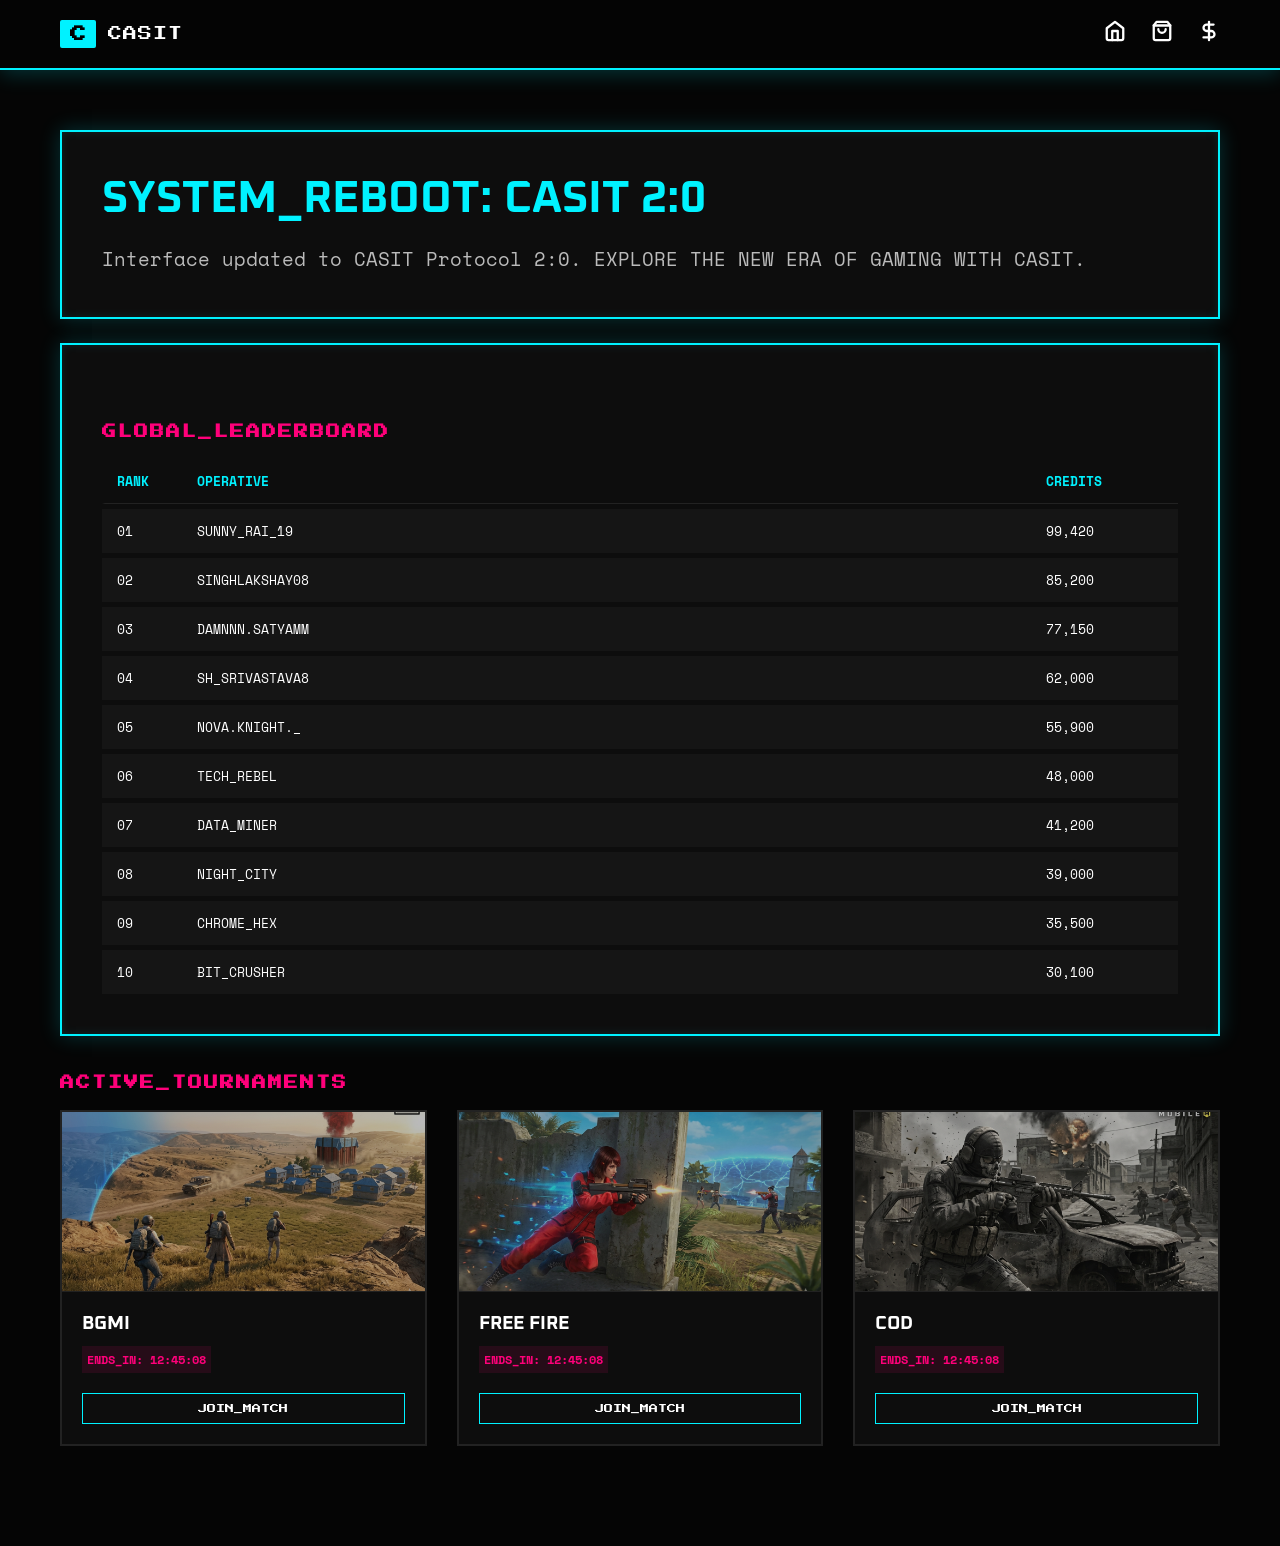
<file: index.html>
<!doctype html>
<html lang="en">
  <head>
    <meta charset="UTF-8" />
    <meta name="viewport" content="width=device-width, initial-scale=1.0" />
    <title>CASIT | Terminal Interface</title>
    <link
      href="https://fonts.googleapis.com/css2?family=Press+Start+2P&family=Space+Mono:wght@400;700&family=Oxanium:wght@400;700&display=swap"
      rel="stylesheet"
    />
    <link rel="stylesheet" href="style.css" />
  </head>
  <body>
    <nav class="navbar">
      <div class="container nav-wrapper">
        <div class="logo">
          <div class="logo-box">C</div>
          <span class="logo-text">CASIT</span>
        </div>

        <div class="nav-icons-group">
          <a href="index.html" class="nav-icon-btn active-nav">
            <svg
              xmlns="http://www.w3.org/2000/svg"
              width="22"
              height="22"
              viewBox="0 0 24 24"
              fill="none"
              stroke="currentColor"
              stroke-width="2.5"
              stroke-linecap="round"
              stroke-linejoin="round"
            >
              <path d="m3 9 9-7 9 7v11a2 2 0 0 1-2 2H5a2 2 0 0 1-2-2z" />
              <polyline points="9 22 9 12 15 12 15 22" />
            </svg>
          </a>

          <a href="store.html" class="nav-icon-btn active-nav">
            <svg
              xmlns="http://www.w3.org/2000/svg"
              width="22"
              height="22"
              viewBox="0 0 24 24"
              fill="none"
              stroke="currentColor"
              stroke-width="2.5"
              stroke-linecap="round"
              stroke-linejoin="round"
            >
              <path d="M6 2 3 6v14a2 2 0 0 0 2 2h14a2 2 0 0 0 2-2V6l-3-4Z" />
              <path d="M3 6h18" />
              <path d="M16 10a4 4 0 0 1-8 0" />
            </svg>
          </a>

          <a href="wallet.html" class="nav-icon-btn active-nav">
            <svg
              xmlns="http://www.w3.org/2000/svg"
              width="22"
              height="22"
              viewBox="0 0 24 24"
              fill="none"
              stroke="currentColor"
              stroke-width="2.5"
              stroke-linecap="round"
              stroke-linejoin="round"
            >
              <line x1="12" x2="12" y1="2" y2="22"></line>
              <path
                d="M17 5H9.5a3.5 3.5 0 0 0 0 7h5a3.5 3.5 0 0 1 0 7H6"
              ></path>
            </svg>
          </a>
        </div>
      </div>
    </nav>

    <main class="container">
      <section class="info-section">
        <div class="cyber-box">
          <h2 class="responsive-header">SYSTEM_REBOOT: CASIT 2:0</h2>
          <p class="responsive-text">
            Interface updated to CASIT Protocol 2:0. EXPLORE THE NEW ERA OF
            GAMING WITH CASIT.
          </p>
        </div>
      </section>
      <br />
      <section class="leaderboard-section">
        <div class="cyber-box">
          <h2 class="section-title">GLOBAL_LEADERBOARD</h2>
          <div class="leaderboard-table">
            <div class="lb-row lb-header">
              <span>RANK</span>
              <span>OPERATIVE</span>
              <span>CREDITS</span>
            </div>
            <div class="lb-row">
              <span>01</span><span>SUNNY_RAI_19</span><span>99,420</span>
            </div>
            <div class="lb-row">
              <span>02</span><span>SINGHLAKSHAY08</span><span>85,200</span>
            </div>
            <div class="lb-row">
              <span>03</span><span>DAMNNN.SATYAMM</span><span>77,150</span>
            </div>
            <div class="lb-row">
              <span>04</span><span>SH_SRIVASTAVA8</span><span>62,000</span>
            </div>
            <div class="lb-row">
              <span>05</span><span>NOVA.KNIGHT._</span><span>55,900</span>
            </div>
            <div class="lb-row">
              <span>06</span><span>TECH_REBEL</span><span>48,000</span>
            </div>
            <div class="lb-row">
              <span>07</span><span>DATA_MINER</span><span>41,200</span>
            </div>
            <div class="lb-row">
              <span>08</span><span>NIGHT_CITY</span><span>39,000</span>
            </div>
            <div class="lb-row">
              <span>09</span><span>CHROME_HEX</span><span>35,500</span>
            </div>
            <div class="lb-row">
              <span>10</span><span>BIT_CRUSHER</span><span>30,100</span>
            </div>
          </div>
        </div>
      </section>

      <section class="tournament-section">
        <h2 class="section-title">ACTIVE_TOURNAMENTS</h2>
        <div class="tournament-grid">
          <div class="t-card">
            <div class="t-image-holder">
              <img
                src="img/bgmi.png"
                alt="Neon Strike Tournament"
                class="tournament-img"
              />
            </div>
            <div class="t-content">
              <h3>BGMI</h3>
              <div class="t-timer">ENDS_IN: 12:45:08</div>
              <button class="join-btn">
                <a href="members.html">JOIN_MATCH</a>
              </button>
            </div>
          </div>

          <div class="t-card">
            <div class="t-image-holder">
              <img
                src="img/ff.png"
                alt="Neon Strike Tournament"
                class="tournament-img"
              />
            </div>
            <div class="t-content">
              <h3>FREE FIRE</h3>
              <div class="t-timer">ENDS_IN: 12:45:08</div>
              <button class="join-btn">
                <a href="members.html">JOIN_MATCH</a>
              </button>
            </div>
          </div>

          <div class="t-card">
            <div class="t-image-holder">
              <img
                src="img/cod.png"
                alt="Neon Strike Tournament"
                class="tournament-img"
              />
            </div>
            <div class="t-content">
              <h3>COD</h3>
              <div class="t-timer">ENDS_IN: 12:45:08</div>
              <button class="join-btn">
                <a href="members.html">JOIN_MATCH</a>
              </button>
            </div>
          </div>
        </div>
      </section>
    </main>
  </body>
</html>
</file>
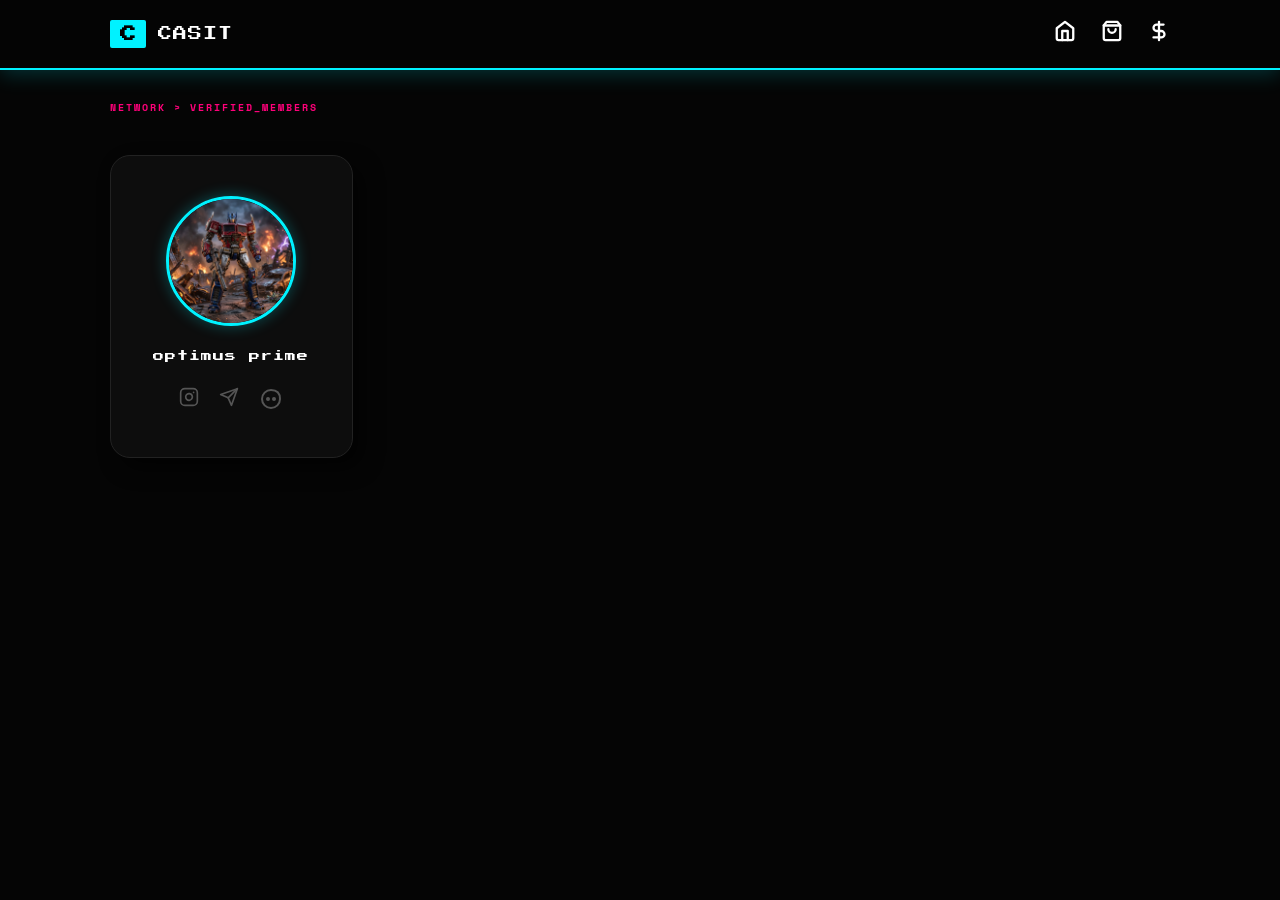
<file: members.html>
<!DOCTYPE html>
<html lang="en">
<head>
    <meta charset="UTF-8">
    <meta name="viewport" content="width=device-width, initial-scale=1.0">
    <title>CASIT | Member Directory</title>
    <link href="https://fonts.googleapis.com/css2?family=Press+Start+2P&family=Space+Mono:wght@400;700&family=Oxanium:wght@400;700&display=swap" rel="stylesheet">
    <link rel="stylesheet" href="members-style.css">
</head>
<body>

    <nav class="navbar">
        <div class="container nav-wrapper">
            <div class="logo">
                <div class="logo-box">C</div>
                <span class="logo-text">CASIT</span>
            </div>

            <div class="nav-icons-group">
                    <a href="index.html" class="nav-icon-btn active-nav">
                    <svg xmlns="http://www.w3.org/2000/svg" width="22" height="22" viewBox="0 0 24 24" fill="none" stroke="currentColor" stroke-width="2.5" stroke-linecap="round" stroke-linejoin="round"><path d="m3 9 9-7 9 7v11a2 2 0 0 1-2 2H5a2 2 0 0 1-2-2z"/><polyline points="9 22 9 12 15 12 15 22"/></svg>
                    </a>

                    <a href="store.html" class="nav-icon-btn active-nav">                    
                    <svg xmlns="http://www.w3.org/2000/svg" width="22" height="22" viewBox="0 0 24 24" fill="none" stroke="currentColor" stroke-width="2.5" stroke-linecap="round" stroke-linejoin="round"><path d="M6 2 3 6v14a2 2 0 0 0 2 2h14a2 2 0 0 0 2-2V6l-3-4Z"/><path d="M3 6h18"/><path d="M16 10a4 4 0 0 1-8 0"/></svg>
                    </a>

                    <a href="wallet.html" class="nav-icon-btn active-nav">
                    <svg xmlns="http://www.w3.org/2000/svg" width="22" height="22" viewBox="0 0 24 24" fill="none" stroke="currentColor" stroke-width="2.5" stroke-linecap="round" stroke-linejoin="round"><line x1="12" x2="12" y1="2" y2="22"></line><path d="M17 5H9.5a3.5 3.5 0 0 0 0 7h5a3.5 3.5 0 0 1 0 7H6"></path></svg>
                    </a>
                </div>
        </div>
    </nav>

    <main class="container">
        <div class="breadcrumb">NETWORK > VERIFIED_MEMBERS</div>

        <div class="members-grid">
            <div class="profile-card">
                <div class="image-frame">
                    <img src="img/transformers.png" alt="Profile">
                </div>
                <div class="name-tag">optimus prime</div>
                <div class="social-links">
                    <a href="#"><svg xmlns="http://www.w3.org/2000/svg" width="20" height="20" viewBox="0 0 24 24" fill="none" stroke="currentColor" stroke-width="2" stroke-linecap="round" stroke-linejoin="round"><rect x="2" y="2" width="20" height="20" rx="5" ry="5"></rect><path d="M16 11.37A4 4 0 1 1 12.63 8 4 4 0 0 1 16 11.37z"></path><line x1="17.5" y1="6.5" x2="17.51" y2="6.5"></line></svg></a>
                    <a href="#"><svg xmlns="http://www.w3.org/2000/svg" width="20" height="20" viewBox="0 0 24 24" fill="none" stroke="currentColor" stroke-width="2" stroke-linecap="round" stroke-linejoin="round"><path d="m22 2-7 20-4-9-9-4Z"></path><path d="M22 2 11 13"></path></svg></a>
                    <a href="#"><svg xmlns="http://www.w3.org/2000/svg" width="24" height="24" viewBox="0 0 24 24" fill="none" stroke="currentColor" stroke-width="2" stroke-linecap="round" stroke-linejoin="round"><circle cx="9" cy="12" r="1"></circle><circle cx="15" cy="12" r="1"></circle><path d="M21 12a9 9 0 1 1-9-9c4.56 0 9 2.09 9 9Z"></path></svg></a>
                </div>
            </div>

        </div>
    </main>

</body>
</html>
</file>
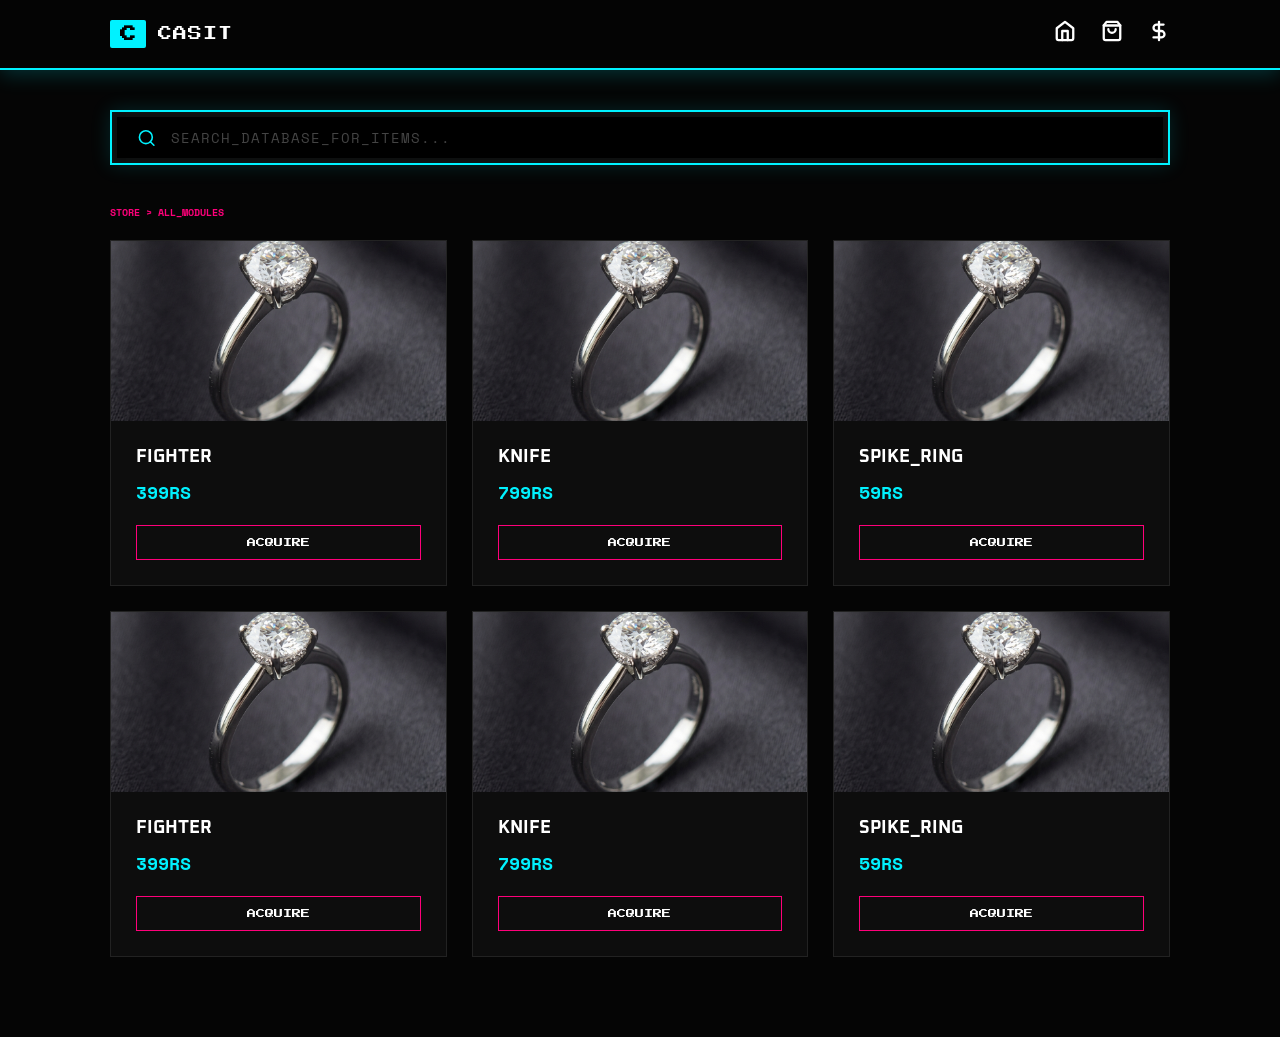
<file: store.html>
<!doctype html>
<html lang="en">
  <head>
    <meta charset="UTF-8" />
    <meta name="viewport" content="width=device-width, initial-scale=1.0" />
    <title>CASIT | Black Market Store</title>
    <link
      href="https://fonts.googleapis.com/css2?family=Press+Start+2P&family=Space+Mono:wght@400;700&family=Oxanium:wght@400;700&display=swap"
      rel="stylesheet"
    />
    <link rel="stylesheet" href="store-style.css" />
  </head>
  <body>
    <nav class="navbar">
      <div class="container nav-wrapper">
        <div class="logo">
          <div class="logo-box">C</div>
          <span class="logo-text">CASIT</span>
        </div>

        <div class="nav-icons-group">
          <a href="index.html" class="nav-icon-btn active-nav">
            <svg
              xmlns="http://www.w3.org/2000/svg"
              width="22"
              height="22"
              viewBox="0 0 24 24"
              fill="none"
              stroke="currentColor"
              stroke-width="2.5"
              stroke-linecap="round"
              stroke-linejoin="round"
            >
              <path d="m3 9 9-7 9 7v11a2 2 0 0 1-2 2H5a2 2 0 0 1-2-2z" />
              <polyline points="9 22 9 12 15 12 15 22" />
            </svg>
          </a>

          <a href="store.html" class="nav-icon-btn active-nav">
            <svg
              xmlns="http://www.w3.org/2000/svg"
              width="22"
              height="22"
              viewBox="0 0 24 24"
              fill="none"
              stroke="currentColor"
              stroke-width="2.5"
              stroke-linecap="round"
              stroke-linejoin="round"
            >
              <path d="M6 2 3 6v14a2 2 0 0 0 2 2h14a2 2 0 0 0 2-2V6l-3-4Z" />
              <path d="M3 6h18" />
              <path d="M16 10a4 4 0 0 1-8 0" />
            </svg>
          </a>

          <a href="wallet.html" class="nav-icon-btn active-nav">
            <svg
              xmlns="http://www.w3.org/2000/svg"
              width="22"
              height="22"
              viewBox="0 0 24 24"
              fill="none"
              stroke="currentColor"
              stroke-width="2.5"
              stroke-linecap="round"
              stroke-linejoin="round"
            >
              <line x1="12" x2="12" y1="2" y2="22"></line>
              <path
                d="M17 5H9.5a3.5 3.5 0 0 0 0 7h5a3.5 3.5 0 0 1 0 7H6"
              ></path>
            </svg>
          </a>
        </div>
      </div>
    </nav>

    <main class="container store-container">
      <section class="search-section">
        <div class="search-box">
          <div class="search-inner">
            <svg
              class="search-icon"
              xmlns="http://www.w3.org/2000/svg"
              width="20"
              height="20"
              viewBox="0 0 24 24"
              fill="none"
              stroke="currentColor"
              stroke-width="2"
              stroke-linecap="round"
              stroke-linejoin="round"
            >
              <circle cx="11" cy="11" r="8"></circle>
              <line x1="21" y1="21" x2="16.65" y2="16.65"></line>
            </svg>
            <input
              type="text"
              id="productSearch"
              placeholder="SEARCH_DATABASE_FOR_ITEMS..."
              onkeyup="filterProducts()"
            />
          </div>
        </div>
      </section>

      <section class="store-content">
        <div class="breadcrumb">STORE > ALL_MODULES</div>
        <div class="product-grid" id="productGrid">
          <div class="p-card">
            <div class="p-img-placeholder">
              <img src="img/sample.png" alt="Fighter Module" />
            </div>
            <div class="p-info">
              <h3>FIGHTER</h3>
              <p class="p-price">399RS</p>
              <button class="buy-btn">
                <a href="members.html">ACQUIRE</a>
              </button>
            </div>
          </div>

          <div class="p-card">
            <div class="p-img-placeholder">
              <img src="img/sample.png" alt="Knife Module" />
            </div>
            <div class="p-info">
              <h3>KNIFE</h3>
              <p class="p-price">799RS</p>
              <button class="buy-btn">
                <a href="members.html">ACQUIRE</a>
              </button>
            </div>
          </div>

          <div class="p-card">
            <div class="p-img-placeholder">
              <img src="img/sample.png" alt="Spike Ring" />
            </div>
            <div class="p-info">
              <h3>SPIKE_RING</h3>
              <p class="p-price">59RS</p>
              <button class="buy-btn">
                <a href="members.html">ACQUIRE</a>
              </button>
            </div>
          </div>

          <div class="p-card">
            <div class="p-img-placeholder">
              <img src="img/sample.png" alt="Fighter Module" />
            </div>
            <div class="p-info">
              <h3>FIGHTER</h3>
              <p class="p-price">399RS</p>
              <button class="buy-btn">
                <a href="members.html">ACQUIRE</a>
              </button>
            </div>
          </div>

          <div class="p-card">
            <div class="p-img-placeholder">
              <img src="img/sample.png" alt="Knife Module" />
            </div>
            <div class="p-info">
              <h3>KNIFE</h3>
              <p class="p-price">799RS</p>
              <button class="buy-btn">
                <a href="members.html">ACQUIRE</a>
              </button>
            </div>
          </div>

          <div class="p-card">
            <div class="p-img-placeholder">
              <img src="img/sample.png" alt="Spike Ring" />
            </div>
            <div class="p-info">
              <h3>SPIKE_RING</h3>
              <p class="p-price">59RS</p>
              <button class="buy-btn">
                <a href="members.html">ACQUIRE</a>
              </button>
            </div>
          </div>
        </div>
      </section>
    </main>

    <script>
      function filterProducts() {
        let input = document
          .getElementById("productSearch")
          .value.toUpperCase();
        let grid = document.getElementById("productGrid");
        let cards = grid.getElementsByClassName("p-card");

        for (let i = 0; i < cards.length; i++) {
          let title = cards[i].getElementsByTagName("h3")[0];
          if (title.innerText.toUpperCase().indexOf(input) > -1) {
            cards[i].style.display = "";
          } else {
            cards[i].style.display = "none";
          }
        }
      }
    </script>
  </body>
</html>
</file>
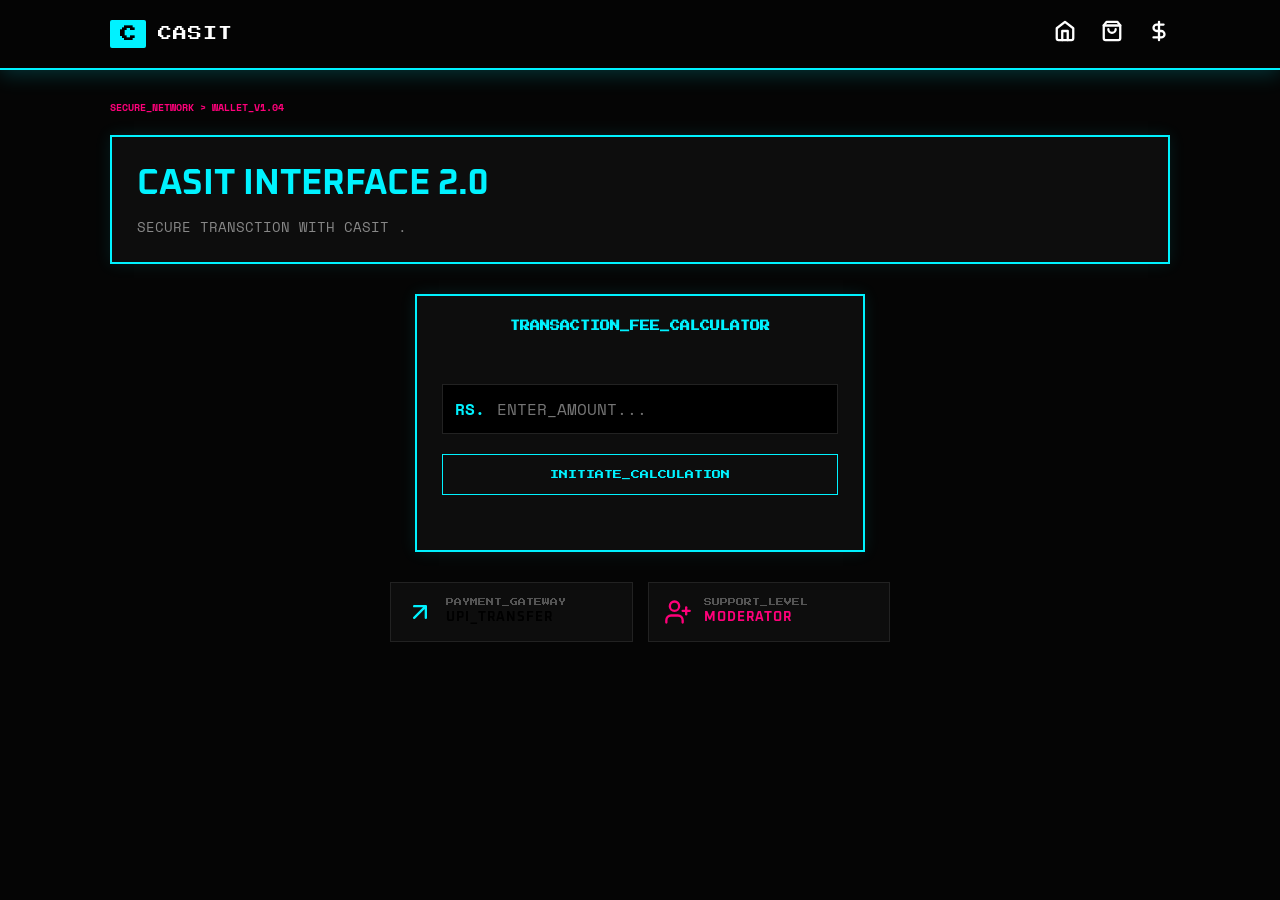
<file: wallet.html>
<!DOCTYPE html>
<html lang="en">
<head>
    <meta charset="UTF-8">
    <meta name="viewport" content="width=device-width, initial-scale=1.0">
    <title>CASIT | Financial Terminal</title>
    <link href="https://fonts.googleapis.com/css2?family=Press+Start+2P&family=Space+Mono:wght@400;700&family=Oxanium:wght@400;700&display=swap" rel="stylesheet">
    <link rel="stylesheet" href="wallet-style.css">
</head>
<body>

    <nav class="navbar">
        <div class="container nav-wrapper">
            <div class="logo">
                <div class="logo-box">C</div>
                <span class="logo-text">CASIT</span>
            </div>

            <div class="nav-icons-group">
                    <a href="index.html" class="nav-icon-btn active-nav">
                    <svg xmlns="http://www.w3.org/2000/svg" width="22" height="22" viewBox="0 0 24 24" fill="none" stroke="currentColor" stroke-width="2.5" stroke-linecap="round" stroke-linejoin="round"><path d="m3 9 9-7 9 7v11a2 2 0 0 1-2 2H5a2 2 0 0 1-2-2z"/><polyline points="9 22 9 12 15 12 15 22"/></svg>
                    </a>

                    <a href="store.html" class="nav-icon-btn active-nav">                    
                    <svg xmlns="http://www.w3.org/2000/svg" width="22" height="22" viewBox="0 0 24 24" fill="none" stroke="currentColor" stroke-width="2.5" stroke-linecap="round" stroke-linejoin="round"><path d="M6 2 3 6v14a2 2 0 0 0 2 2h14a2 2 0 0 0 2-2V6l-3-4Z"/><path d="M3 6h18"/><path d="M16 10a4 4 0 0 1-8 0"/></svg>
                    </a>

                    <a href="wallet.html" class="nav-icon-btn active-nav">
                    <svg xmlns="http://www.w3.org/2000/svg" width="22" height="22" viewBox="0 0 24 24" fill="none" stroke="currentColor" stroke-width="2.5" stroke-linecap="round" stroke-linejoin="round"><line x1="12" x2="12" y1="2" y2="22"></line><path d="M17 5H9.5a3.5 3.5 0 0 0 0 7h5a3.5 3.5 0 0 1 0 7H6"></path></svg>
                    </a>
                </div>
        </div>
    </nav>
    <main class="container">
        <div class="breadcrumb">SECURE_NETWORK > WALLET_V1.04</div>

        <section class="wallet-intro">
            <div class="cyber-box">
                <h2 class="responsive-header">CASIT INTERFACE 2.0</h2>
                <p class="responsive-text">
                    SECURE TRANSCTION WITH CASIT .
                </p>
            </div>
        </section>

        <section class="calculator-section">
            <div class="cyber-box calc-container">
                <h3 class="calc-title">TRANSACTION_FEE_CALCULATOR</h3>
                
                <div id="error-msg" class="error-text"></div>

                <div class="input-wrapper">
                    <span class="currency-label">RS.</span>
                    <input type="number" id="amountInput" placeholder="ENTER_AMOUNT..." oninput="clearError()">
                </div>

                <button class="calc-btn" onclick="calculateTax()">INITIATE_CALCULATION</button>

                <div id="result-box" class="result-display" style="display: none;">
                    <div class="res-row"><span>BASE_AMOUNT:</span> <span id="res-base">0</span></div>
                    <div class="res-row pink-text"><span>SYSTEM_TAX (+7/100):</span> <span id="res-tax">0</span></div>
                    <div class="res-divider"></div>
                    <div class="res-row final-row"><span>TOTAL_CREDITS:</span> <span id="res-total">0</span></div>
                </div>
            </div>
        </section>
        <section class="action-section">
            <div class="action-grid">
                <button class="action-card">
                    <div class="action-icon">
                        <svg xmlns="http://www.w3.org/2000/svg" width="28" height="28" viewBox="0 0 24 24" fill="none" stroke="currentColor" stroke-width="2" stroke-linecap="round" stroke-linejoin="round"><path d="M7 7h10v10M7 17L17 7"/></svg>
                    </div>
                    <div class="action-info">
                        <span class="action-label">PAYMENT_GATEWAY</span>
                        <span class="action-value">UPI_TRANSFER</span>
                    </div>
                </button>

                <button class="action-card moderator-border">
                    <div class="action-icon moderator-text">
                        <svg xmlns="http://www.w3.org/2000/svg" width="28" height="28" viewBox="0 0 24 24" fill="none" stroke="currentColor" stroke-width="2" stroke-linecap="round" stroke-linejoin="round"><path d="M16 21v-2a4 4 0 0 0-4-4H6a4 4 0 0 0-4 4v2"/><circle cx="9" cy="7" r="4"/><line x1="19" y1="8" x2="19" y2="14"/><line x1="22" y1="11" x2="16" y2="11"/></svg>
                    </div>
                    <div class="action-info">
                        <span class="action-label">SUPPORT_LEVEL</span>
                        <span class="action-value moderator-text"><a href="members.html">MODERATOR</a></span>
                    </div>
                </button>
            </div>
        </section>
    </main>

    <script>
        function clearError() {
            document.getElementById('error-msg').innerText = "";
            document.getElementById('result-box').style.display = "none";
        }

        function calculateTax() {
            const input = document.getElementById('amountInput').value;
            const amount = parseFloat(input);
            const errorDiv = document.getElementById('error-msg');
            const resultBox = document.getElementById('result-box');

            // Validation: 10 to 50,000
            if (isNaN(amount) || amount < 10 || amount > 50000) {
                errorDiv.innerText = ">> NOT VALID [MIN 10 - MAX 50,000]";
                resultBox.style.display = "none";
                return;
            }

            // Logic: +7 RS for every 100 RS block
            // Examples: 1-100 = 7, 101-200 = 14, 201-300 = 21
            const tax = Math.ceil(amount / 100) * 7;
            const total = amount + tax;

            // UI Update
            document.getElementById('res-base').innerText = amount.toLocaleString() + " RS";
            document.getElementById('res-tax').innerText = tax.toLocaleString() + " RS";
            document.getElementById('res-total').innerText = total.toLocaleString() + " RS";
            
            errorDiv.innerText = "";
            resultBox.style.display = "block";
        }
    </script>
</body>
</html>
</file>
<file: style.css>
:root {
    --bg-black: #050505;
    --cyber-blue: #00f2ff;
    --cyber-pink: #ff007a;
    --text-white: #ffffff;
    --border-color: #222;
}

* {
    box-sizing: border-box;
    margin: 0;
    padding: 0;
}

body {
    background-color: var(--bg-black);
    color: var(--text-white);
    font-family: 'Space Mono', monospace;
    overflow-x: hidden;
}

.container {
    max-width: 1200px;
    margin: 0 auto;
    padding: 0 20px;
}

/* Navbar Fix */
.navbar {
    position: fixed;
    top: 0;
    width: 100%;
    height: 70px;
    background: rgba(5, 5, 5, 0.95);
    border-bottom: 2px solid var(--cyber-blue);
    display: flex;
    align-items: center;
    z-index: 1000;
    box-shadow: 0 4px 20px rgba(0, 242, 255, 0.2);
}

.nav-wrapper {
    display: flex;
    justify-content: space-between;
    align-items: center;
    width: 100%;
}

/* Logo Fix: High Contrast */
.logo {
    display: flex;
    align-items: center;
    gap: 12px;
}

.logo-box {
    background: var(--cyber-blue); /* Solid Bright Background */
    color: #000; /* Deep black text for contrast */
    padding: 6px 10px;
    font-family: 'Press Start 2P';
    font-size: 16px;
    font-weight: bold;
    border-radius: 2px;
}

.logo-text {
    font-family: 'Press Start 2P';
    font-size: 14px;
    color: var(--text-white);
    letter-spacing: 1px;
}

/* Icon Navigation group */
.nav-icons-group {
    display: flex;
    gap: 25px;
}

.nav-icon-btn {
    background: none;
    border: none;
    color: var(--text-white);
    cursor: pointer;
    transition: all 0.3s ease;
}

.nav-icon-btn:hover {
    color: var(--cyber-blue);
    filter: drop-shadow(0 0 8px var(--cyber-blue));
    transform: translateY(-2px);
}

/* Box with Shadow and Border */
.info-section {
    margin-top: 130px;
}

.cyber-box {
    border: 2px solid var(--cyber-blue);
    padding: 40px;
    background: #0d0d0d;
    position: relative;
    /* Neon Glow Shadow Effect */
    box-shadow: 0 0 20px rgba(0, 242, 255, 0.2), inset 0 0 10px rgba(0, 242, 255, 0.1);
}

/* Responsive Text sizes */
.responsive-header {
    font-family: 'Oxanium', sans-serif;
    color: var(--cyber-blue);
    font-size: clamp(1.4rem, 5vw, 2.8rem);
    margin-bottom: 15px;
    text-transform: uppercase;
}

.responsive-text {
    font-size: clamp(0.9rem, 2vw, 1.2rem);
    line-height: 1.8;
    color: #bbb;
}

/* Mobile Responsiveness */
@media (max-width: 480px) {
    .logo-text {
        font-size: 10px;
    }
    .cyber-box {
        padding: 20px;
    }
}

/* Section Titles */
.section-title {
    font-family: 'Press Start 2P', cursive;
    font-size: 14px;
    color: var(--cyber-pink);
    margin: 40px 0 20px 0;
    letter-spacing: 2px;
}

/* Leaderboard Table */
.leaderboard-table {
    display: flex;
    flex-direction: column;
    gap: 5px;
}

.lb-row {
    display: grid;
    grid-template-columns: 80px 1fr 120px;
    padding: 12px;
    background: rgba(255, 255, 255, 0.03);
    border-left: 3px solid transparent;
    font-size: 13px;
    transition: 0.2s;
}

.lb-row:hover {
    background: rgba(0, 242, 255, 0.05);
    border-left-color: var(--cyber-blue);
}

.lb-header {
    border-bottom: 1px solid var(--border-color);
    color: var(--cyber-blue);
    font-weight: bold;
    background: transparent;
}

/* Tournament Cards */
.tournament-grid {
    display: grid;
    grid-template-columns: repeat(auto-fit, minmax(300px, 1fr));
    gap: 30px;
    margin-bottom: 100px;
}

.t-card {
    border: 2px solid var(--border-color);
    background: #0d0d0d;
    transition: 0.3s;
}

.t-card:hover {
    border-color: var(--cyber-blue);
    box-shadow: 0 0 15px rgba(0, 242, 255, 0.2);
}

.t-image-holder {
    height: 180px;
    background: #1a1a1a;
    overflow: hidden; /* Add this to hide image edges */
    display: flex;
    align-items: center;
    justify-content: center;
    border-bottom: 1px solid var(--border-color);
}

/* Add these below your other styles */
.tournament-img {
    width: 100%;
    height: 100%;
    object-fit: cover; /* This prevents the image from looking squashed */
    opacity: 0.7;      /* Gives it a darker, "terminal" feel */
    transition: 0.3s;
}

.t-card:hover .tournament-img {
    opacity: 1;        /* Makes it glow/brighten on hover */
    transform: scale(1.05); /* Optional: slight zoom effect */
}

/*
.t-image-holder {
    height: 180px;
    background: #1a1a1a;
    display: flex;
    align-items: center;
    justify-content: center;
    color: #444;
    font-size: 10px;
    border-bottom: 1px solid var(--border-color);
}
*/

.t-content {
    padding: 20px;
}

.t-content h3 {
    font-family: 'Oxanium', sans-serif;
    color: var(--text-white);
    margin-bottom: 10px;
}

.t-timer {
    font-family: 'Space Mono';
    color: var(--cyber-pink);
    font-size: 12px;
    font-weight: bold;
    margin-bottom: 20px;
    background: rgba(255, 0, 122, 0.1);
    padding: 5px;
    display: inline-block;
}

.join-btn {
    width: 100%;
    padding: 10px;
    background: transparent;
    border: 1px solid var(--cyber-blue);
    color: var(--cyber-blue);
    font-family: 'Press Start 2P';
    font-size: 9px;
    cursor: pointer;
}

.join-btn a{
    text-decoration: none;
    color: white;
}

.join-btn:hover {
    background: var(--cyber-blue);
    color: #000;
}

/* Mobile Adjustments */
@media (max-width: 600px) {
    .lb-row {
        grid-template-columns: 50px 1fr 80px;
        font-size: 11px;
    }
}
</file>
<file: members-style.css>
:root {
    --bg-black: #050505;
    --cyber-blue: #00f2ff;
    --cyber-pink: #ff007a;
    --text-white: #ffffff;
    --border-color: #222;
}

* { box-sizing: border-box; margin: 0; padding: 0; }

body {
    background-color: var(--bg-black);
    color: var(--text-white);
    font-family: 'Space Mono', monospace;
    overflow-x: hidden;
    width: 100%;
}

.container {
    max-width: 1100px;
    margin: 0 auto;
    padding: 0 20px;
}

/* NAVBAR */
.navbar {
    position: fixed;
    top: 0;
    width: 100%;
    height: 70px;
    background: rgba(5, 5, 5, 0.95);
    border-bottom: 2px solid var(--cyber-blue);
    display: flex;
    align-items: center;
    z-index: 1000;
    box-shadow: 0 4px 20px rgba(0, 242, 255, 0.2);
}

.nav-wrapper {
    display: flex;
    justify-content: space-between;
    align-items: center;
    width: 100%;
}
.nav-icons-group {
    display: flex;
    gap: 25px;
}

.nav-icon-btn {
    background: none;
    border: none;
    color: var(--text-white);
    cursor: pointer;
    transition: all 0.3s ease;
}

.nav-icon-btn:hover {
    color: var(--cyber-blue);
    filter: drop-shadow(0 0 8px var(--cyber-blue));
    transform: translateY(-2px);
}
.logo {
    display: flex;
    align-items: center;
    gap: 12px;
}

.logo-box {
    background: var(--cyber-blue); /* Solid Bright Background */
    color: #000; /* Deep black text for contrast */
    padding: 6px 10px;
    font-family: 'Press Start 2P';
    font-size: 16px;
    font-weight: bold;
    border-radius: 2px;
}

.logo-text {
    font-family: 'Press Start 2P';
    font-size: 14px;
    color: var(--text-white);
    letter-spacing: 1px;
}
/* GRID LAYOUT */
.breadcrumb { margin-top: 100px; font-size: 10px; color: var(--cyber-pink); margin-bottom: 40px; font-weight: bold; letter-spacing: 2px; }

.members-grid {
    display: grid;
    grid-template-columns: repeat(auto-fill, minmax(240px, 1fr));
    gap: 30px;
    padding-bottom: 100px;
}

/* PROFILE CARD */
.profile-card {
    background: #0d0d0d;
    border: 1px solid var(--border-color);
    padding: 40px 20px;
    text-align: center;
    transition: all 0.4s ease;
    position: relative;
    border-radius: 20px; /* Rounded corners */
    
    /* Two-sided shadow (Right and Bottom) */
    box-shadow: 10px 10px 20px rgba(0, 0, 0, 0.6);
}

.profile-card:hover {
    border-color: var(--cyber-blue);
    transform: translateY(-8px);
    /* Cyan shadow on hover (Right and Bottom) */
    box-shadow: 12px 12px 25px rgba(0, 242, 255, 0.15);
}

/* CIRCULAR IMAGE FRAME */
.image-frame {
    width: 130px;
    height: 130px;
    margin: 0 auto 25px auto;
    border-radius: 50%; /* Perfect Circle */
    border: 3px solid var(--cyber-blue);
    overflow: hidden; /* Crops image to circle */
    box-shadow: 0 0 15px rgba(0, 242, 255, 0.3);
}

.image-frame img {
    width: 100%;
    height: 100%;
    object-fit: cover;
}

/* NAME TAG */
.name-tag {
    font-family: 'Press Start 2P';
    font-size: 11px;
    color: var(--text-white);
    margin-bottom: 25px;
    letter-spacing: 1px;
}

/* SOCIAL LOGOS */
.social-links {
    display: flex;
    justify-content: center;
    gap: 20px;
}

.social-links a {
    color: #555;
    transition: 0.3s;
}

.social-links a:hover {
    color: var(--cyber-pink);
    filter: drop-shadow(0 0 8px var(--cyber-pink));
}

/* Mobile Fix */
@media (max-width: 480px) {
    .logo-text { display: none; }
    .members-grid { grid-template-columns: 1fr; }
}
</file>
<file: store-style.css>
:root {
    --bg-black: #050505;
    --cyber-blue: #00f2ff;
    --cyber-pink: #ff007a;
    --text-white: #ffffff;
    --border-color: #222;
}

* { box-sizing: border-box; margin: 0; padding: 0; }

body {
    background-color: var(--bg-black);
    color: var(--text-white);
    font-family: 'Space Mono', monospace;
}

.container {
    max-width: 1100px;
    margin: 0 auto;
    padding: 0 20px;
}

/* NAVBAR (STICKY) */
.navbar {
    position: fixed;
    top: 0;
    width: 100%;
    height: 70px;
    background: rgba(5, 5, 5, 0.95);
    border-bottom: 2px solid var(--cyber-blue);
    display: flex;
    align-items: center;
    z-index: 1000;
    box-shadow: 0 4px 20px rgba(0, 242, 255, 0.2);
}

.nav-wrapper {
    display: flex;
    justify-content: space-between;
    align-items: center;
    width: 100%;
}
.nav-icons-group {
    display: flex;
    gap: 25px;
}

.nav-icon-btn {
    background: none;
    border: none;
    color: var(--text-white);
    cursor: pointer;
    transition: all 0.3s ease;
}

.nav-icon-btn:hover {
    color: var(--cyber-blue);
    filter: drop-shadow(0 0 8px var(--cyber-blue));
    transform: translateY(-2px);
}
.logo {
    display: flex;
    align-items: center;
    gap: 12px;
}

.logo-box {
    background: var(--cyber-blue); /* Solid Bright Background */
    color: #000; /* Deep black text for contrast */
    padding: 6px 10px;
    font-family: 'Press Start 2P';
    font-size: 16px;
    font-weight: bold;
    border-radius: 2px;
}

.logo-text {
    font-family: 'Press Start 2P';
    font-size: 14px;
    color: var(--text-white);
    letter-spacing: 1px;
}
/* SEARCH BOX WITH SHADOW EFFECT */
.search-section {
    margin-top: 110px;
    margin-bottom: 40px;
}

.search-box {
    background: #0d0d0d;
    border: 2px solid var(--cyber-blue);
    padding: 5px;
    /* Neon Shadow Effect */
    box-shadow: 0 0 20px rgba(0, 242, 255, 0.15), inset 0 0 10px rgba(0, 242, 255, 0.05);
}

.search-inner {
    display: flex;
    align-items: center;
    padding: 10px 20px;
    background: #000;
}

.search-icon {
    color: var(--cyber-blue);
    margin-right: 15px;
}

#productSearch {
    width: 100%;
    background: transparent;
    border: none;
    color: var(--text-white);
    font-family: 'Space Mono', monospace;
    font-size: 14px;
    outline: none;
    letter-spacing: 1px;
}

#productSearch::placeholder {
    color: #444;
}

/* PRODUCT GRID */
.breadcrumb { font-size: 10px; color: var(--cyber-pink); margin-bottom: 20px; font-weight: bold; }

.product-grid {
    display: grid;
    grid-template-columns: repeat(auto-fill, minmax(280px, 1fr));
    gap: 25px;
    padding-bottom: 80px;
}

.p-card {
    background: #0d0d0d;
    border: 1px solid var(--border-color);
    transition: 0.3s ease;
}

.p-card:hover {
    border-color: var(--cyber-blue);
    box-shadow: 0 0 15px rgba(0, 242, 255, 0.1);
}

/* Keep your existing .p-img-placeholder but add overflow hidden */
.p-img-placeholder {
    height: 180px;
    background: #151515;
    display: flex;
    align-items: center;
    justify-content: center;
    font-size: 10px;
    color: #333;
    overflow: hidden; /* Added to keep images inside corners */
}

/* Add this new rule for the images inside the placeholder */
.p-img-placeholder img {
    width: 100%;
    height: 100%;
    object-fit: cover; /* This crops the image to fill the 180px height without stretching */
    display: block;
}
/*
.p-img-placeholder {
    height: 180px;
    background: #151515;
    display: flex;
    align-items: center;
    justify-content: center;
    font-size: 10px;
    color: #333;
}
*/
.p-info { padding: 25px; }
.p-info h3 { font-family: 'Oxanium'; font-size: 18px; margin-bottom: 10px; }
.p-price { color: var(--cyber-blue); font-weight: bold; font-size: 1.1rem; margin-bottom: 20px; }

.buy-btn {
    width: 100%;
    padding: 12px;
    background: transparent;
    border: 1px solid var(--cyber-pink);
    color: var(--cyber-pink);
    font-family: 'Press Start 2P';
    font-size: 9px;
    cursor: pointer;
    transition: 0.2s;
}

.buy-btn a{
    text-decoration: none;
    color: white;

}
.buy-btn:hover {
    background: var(--cyber-pink);
    color: #fff;
}
</file>
<file: wallet-style.css>
:root {
    --bg-black: #050505;
    --cyber-blue: #00f2ff;
    --cyber-pink: #ff007a;
    --text-white: #ffffff;
    --border-color: #222;
}

/* Base Reset & Responsive Fix */
* { 
    box-sizing: border-box; 
    margin: 0; 
    padding: 0; 
}

body {
    background-color: var(--bg-black);
    color: var(--text-white);
    font-family: 'Space Mono', monospace;
    overflow-x: hidden;
    width: 100%;
}

.container {
    max-width: 1100px;
    margin: 0 auto;
    padding: 0 20px;
}

/* --- STICKY NAVBAR --- */
.navbar {
    position: fixed;
    top: 0;
    width: 100%;
    height: 70px;
    background: rgba(5, 5, 5, 0.95);
    border-bottom: 2px solid var(--cyber-blue);
    display: flex;
    align-items: center;
    z-index: 1000;
    box-shadow: 0 4px 20px rgba(0, 242, 255, 0.2);
}

.nav-wrapper {
    display: flex;
    justify-content: space-between;
    align-items: center;
    width: 100%;
}

/* Logo Fix: High Contrast */
.logo {
    display: flex;
    align-items: center;
    gap: 12px;
}

.logo-box {
    background: var(--cyber-blue); /* Solid Bright Background */
    color: #000; /* Deep black text for contrast */
    padding: 6px 10px;
    font-family: 'Press Start 2P';
    font-size: 16px;
    font-weight: bold;
    border-radius: 2px;
}

.logo-text {
    font-family: 'Press Start 2P';
    font-size: 14px;
    color: var(--text-white);
    letter-spacing: 1px;
}

/* Icon Navigation group */
.nav-icons-group {
    display: flex;
    gap: 25px;
}

.nav-icon-btn {
    background: none;
    border: none;
    color: var(--text-white);
    cursor: pointer;
    transition: all 0.3s ease;
}

.nav-icon-btn:hover {
    color: var(--cyber-blue);
    filter: drop-shadow(0 0 8px var(--cyber-blue));
    transform: translateY(-2px);
}

/* --- CONTENT SPACING --- */
.breadcrumb { 
    margin-top: 100px; 
    font-size: 10px; 
    color: var(--cyber-pink); 
    margin-bottom: 20px; 
    font-weight: bold;
}

.cyber-box {
    border: 2px solid var(--cyber-blue);
    padding: 25px;
    background: #0d0d0d;
    box-shadow: 0 0 15px rgba(0, 242, 255, 0.1);
    margin-bottom: 30px;
}

.responsive-header {
    font-family: 'Oxanium', sans-serif;
    color: var(--cyber-blue);
    font-size: clamp(1.2rem, 5vw, 2.2rem);
    margin-bottom: 10px;
}

.responsive-text { font-size: 14px; color: #888; }

/* --- CALCULATOR BOX --- */
.calc-container {
    max-width: 450px;
    margin: 0 auto 100px auto;
}

.calc-title {
    font-family: 'Press Start 2P';
    font-size: 10px;
    color: var(--cyber-blue);
    margin-bottom: 25px;
    text-align: center;
}

.error-text {
    height: 20px;
    color: var(--cyber-pink);
    font-size: 11px;
    font-weight: bold;
    margin-bottom: 8px;
}

.input-wrapper {
    display: flex;
    align-items: center;
    background: #000;
    border: 1px solid var(--border-color);
    padding: 12px;
    margin-bottom: 20px;
}

.currency-label {
    color: var(--cyber-blue);
    font-weight: bold;
    margin-right: 12px;
}

#amountInput {
    width: 100%;
    background: transparent;
    border: none;
    color: white;
    font-family: 'Space Mono';
    font-size: 16px;
    outline: none;
}

.calc-btn {
    width: 100%;
    padding: 15px;
    background: transparent;
    border: 1px solid var(--cyber-blue);
    color: var(--cyber-blue);
    font-family: 'Press Start 2P';
    font-size: 9px;
    cursor: pointer;
    transition: 0.3s;
    margin-bottom: 30px;
}

.calc-btn:hover {
    background: var(--cyber-blue);
    color: #000;
}

/* Result Rows */
.result-display {
    padding: 15px;
    background: rgba(255, 255, 255, 0.03);
    border-left: 3px solid var(--cyber-pink);
}

.res-row {
    display: flex;
    justify-content: space-between;
    font-size: 13px;
    margin-bottom: 8px;
}

.pink-text { color: var(--cyber-pink); }

.res-divider {
    height: 1px;
    background: var(--border-color);
    margin: 10px 0;
}

.final-row {
    font-weight: bold;
    color: var(--cyber-blue);
    font-size: 15px;
}

/* Mobile Fixes */
@media (max-width: 480px) {
    .logo-text { display: none; }
    .nav-icons-group { gap: 10px; }
    .cyber-box { padding: 15px; }
}

/* --- ACTION BUTTONS SECTION --- */
.action-section {
    max-width: 500px;
    margin: -70px auto 100px auto; /* Pulls it closer to the calc box */
}

.action-grid {
    display: grid;
    grid-template-columns: 1fr 1fr;
    gap: 15px;
}

.action-card {
    background: #0d0d0d;
    border: 1px solid var(--border-color);
    padding: 15px;
    display: flex;
    align-items: center;
    gap: 12px;
    cursor: pointer;
    transition: all 0.3s ease;
    text-align: left;
}

.action-icon {
    color: var(--cyber-blue);
    display: flex;
    align-items: center;
    justify-content: center;
}

.action-info {
    display: flex;
    flex-direction: column;
}

.action-label {
    font-size: 8px;
    color: #555;
    font-family: 'Press Start 2P';
    margin-bottom: 4px;
}

.action-value {
    font-size: 13px;
    font-family: 'Oxanium';
    font-weight: bold;
    letter-spacing: 1px;
}

.action-value a{
    text-decoration: none;
    color: var(--cyber-pink);

}
/* Hover Effects */
.action-card:hover {
    border-color: var(--cyber-blue);
    background: #111;
    transform: translateY(-3px);
    box-shadow: 0 5px 15px rgba(0, 242, 255, 0.1);
}

/* Moderator Specific Colors */
.moderator-border:hover {
    border-color: var(--cyber-pink) !important;
    box-shadow: 0 5px 15px rgba(255, 0, 122, 0.1) !important;
}

.moderator-text {
    color: var(--cyber-pink) !important;
}

/* Responsive Fix for small screens */
@media (max-width: 400px) {
    .action-grid {
        grid-template-columns: 1fr;
    }
}
</file>
